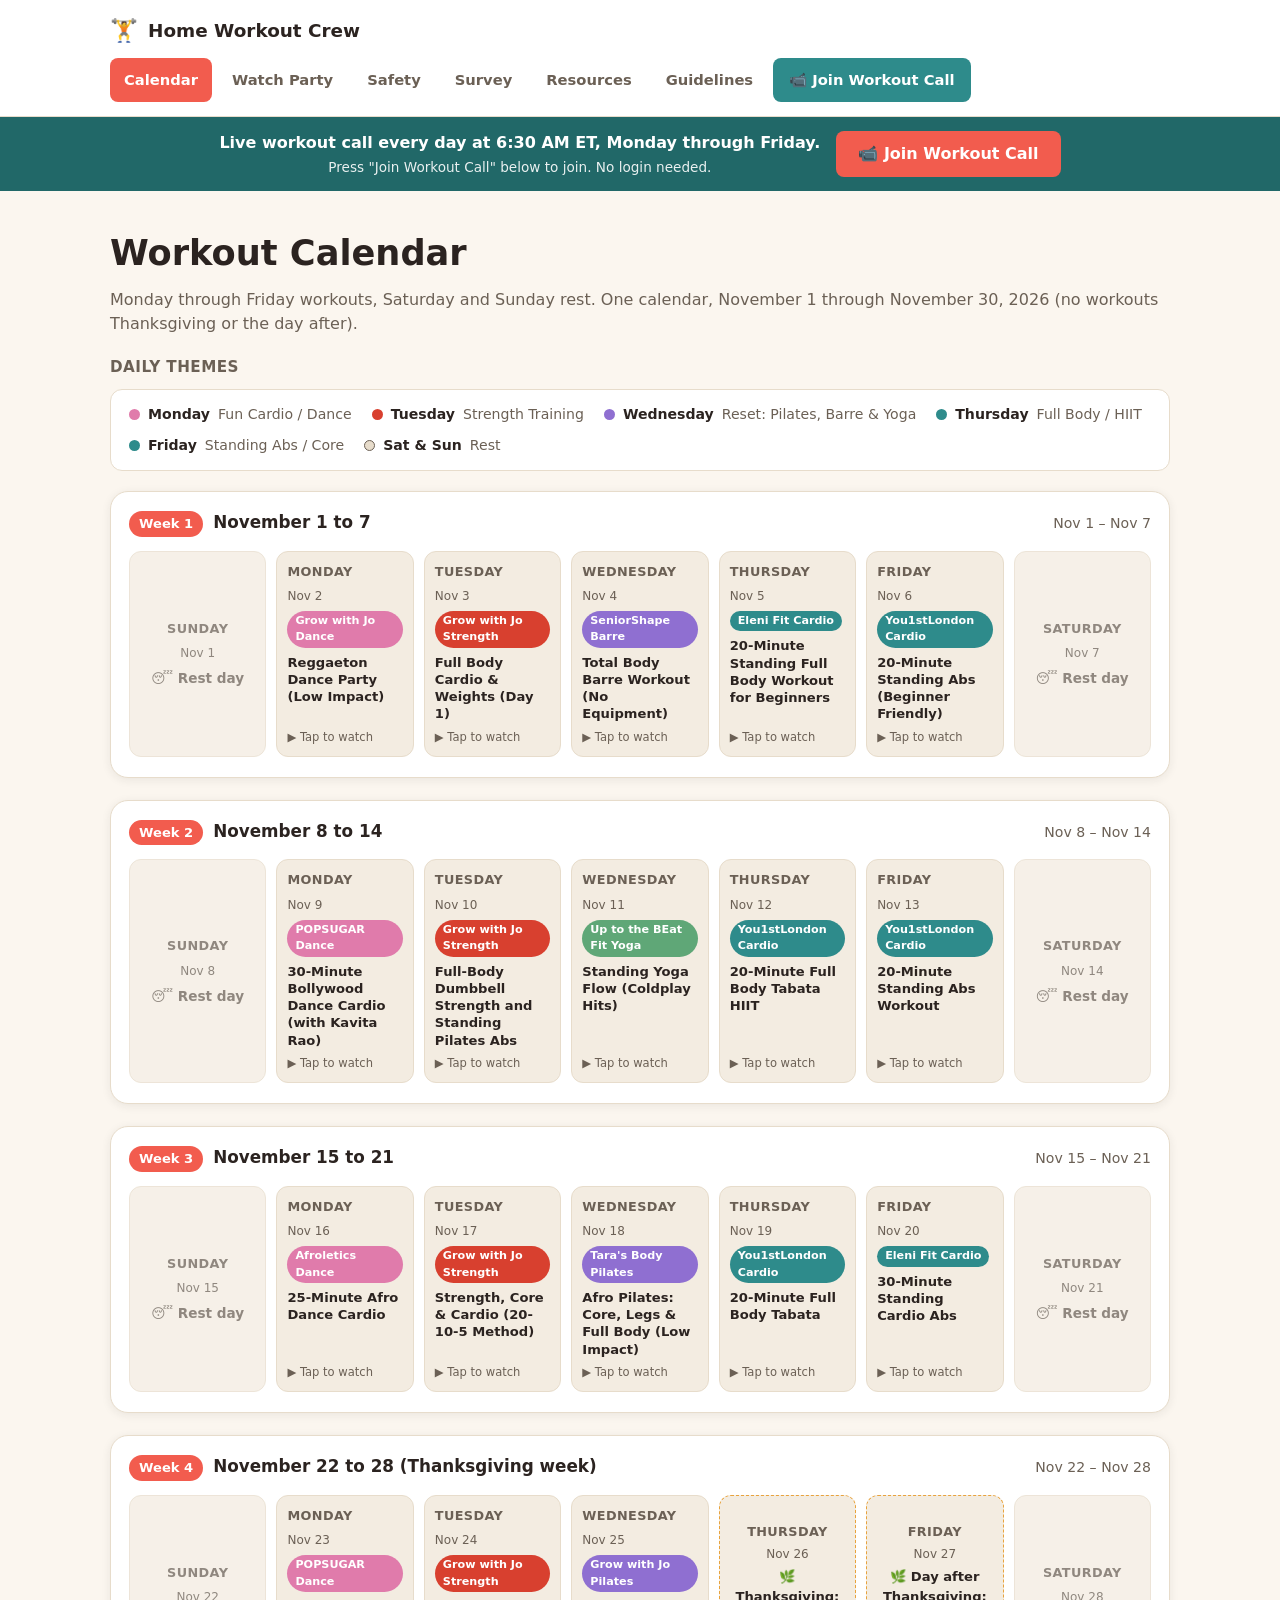
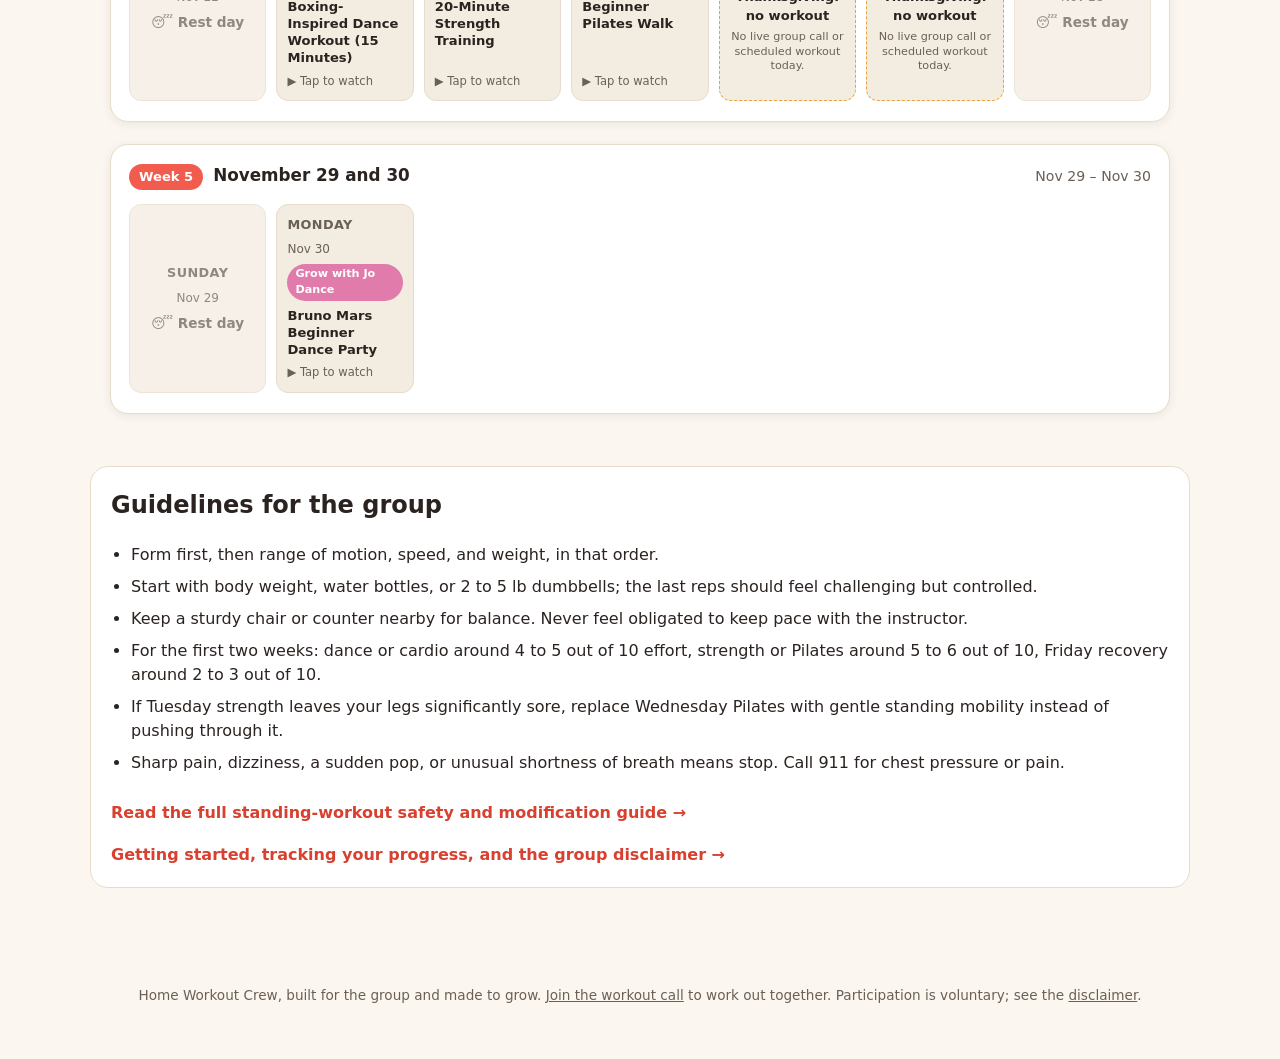
<file: index.html>
<!DOCTYPE html>
<html lang="en">
<head>
<meta charset="UTF-8" />
<meta name="viewport" content="width=device-width, initial-scale=1.0" />
<title>Home Workout Crew: Workout Calendar</title>
<meta name="description" content="Dance, cardio, strength, pilates, and yoga workout calendar for the Home Workout Crew online group." />
<link rel="icon" href="data:image/svg+xml,<svg xmlns=%22http://www.w3.org/2000/svg%22 viewBox=%220 0 100 100%22><text y=%22.9em%22 font-size=%2290%22>🏋️</text></svg>" />
<link rel="stylesheet" href="css/style.css" />
</head>
<body>

<a class="skip-link" href="#main-content">Skip to main content</a>

<header class="site-header">
  <div class="header-inner">
    <a class="brand" href="index.html">
      <span class="brand-emoji" aria-hidden="true">🏋️</span>
      <span class="brand-name">Home Workout Crew</span>
    </a>
    <nav class="main-nav">
      <a href="index.html" class="nav-link is-active">Calendar</a>
      <a href="pages/watch-party.html" class="nav-link">Watch Party</a>
      <a href="pages/safety.html" class="nav-link">Safety</a>
      <a href="pages/survey.html" class="nav-link">Survey</a>
      <a href="pages/resources.html" class="nav-link">Resources</a>
      <a href="pages/guidelines.html" class="nav-link">Guidelines</a>
      <a href="https://meet.google.com/uov-ratx-ayu" class="join-call-btn" target="_blank" rel="noopener">📹 Join Workout Call</a>
    </nav>
  </div>
</header>

<div class="call-banner">
  <div class="call-banner-inner">
    <span class="call-banner-text">
      Live workout call every day at 6:30 AM ET, Monday through Friday.
      <span class="call-banner-sub">Press "Join Workout Call" below to join. No login needed.</span>
    </span>
    <a href="https://meet.google.com/uov-ratx-ayu" class="join-call-btn" target="_blank" rel="noopener">📹 Join Workout Call</a>
  </div>
</div>

<main id="main-content">
  <section class="hero">
    <h1>Workout Calendar</h1>
    <p class="hero-sub">Monday through Friday workouts, Saturday and Sunday rest. One calendar, November 1 through November 30, 2026 (no workouts Thanksgiving or the day after).</p>
  </section>

  <section class="theme-legend" aria-label="Daily workout themes">
    <h2 class="legend-heading">Daily themes</h2>
    <div class="legend-grid">
      <div class="legend-item">
        <span class="legend-dot cat-dance" aria-hidden="true"></span>
        <span class="legend-day">Monday</span>
        <span class="legend-desc">Fun Cardio / Dance</span>
      </div>
      <div class="legend-item">
        <span class="legend-dot cat-strength" aria-hidden="true"></span>
        <span class="legend-day">Tuesday</span>
        <span class="legend-desc">Strength Training</span>
      </div>
      <div class="legend-item">
        <span class="legend-dot cat-pilates" aria-hidden="true"></span>
        <span class="legend-day">Wednesday</span>
        <span class="legend-desc">Reset: Pilates, Barre &amp; Yoga</span>
      </div>
      <div class="legend-item">
        <span class="legend-dot cat-cardio" aria-hidden="true"></span>
        <span class="legend-day">Thursday</span>
        <span class="legend-desc">Full Body / HIIT</span>
      </div>
      <div class="legend-item">
        <span class="legend-dot cat-cardio" aria-hidden="true"></span>
        <span class="legend-day">Friday</span>
        <span class="legend-desc">Standing Abs / Core</span>
      </div>
      <div class="legend-item">
        <span class="legend-dot is-rest-dot" aria-hidden="true"></span>
        <span class="legend-day">Sat &amp; Sun</span>
        <span class="legend-desc">Rest</span>
      </div>
    </div>
  </section>

  <section id="calendar" class="calendar-section" aria-label="Workout calendar">
    <div id="weeks-container" class="weeks-container">
      <!-- Weeks are rendered here by js/calendar.js -->
    </div>
  </section>

  <section id="guidelines" class="guidelines-section" aria-label="Guidelines">
    <h2>Guidelines for the group</h2>
    <ul id="guidelines-list" class="guidelines-list">
      <!-- Rendered by js/calendar.js -->
    </ul>
    <a class="back-link" href="pages/safety.html">Read the full standing-workout safety and modification guide &rarr;</a>
    <a class="back-link" href="pages/guidelines.html">Getting started, tracking your progress, and the group disclaimer &rarr;</a>
  </section>
</main>

<footer class="site-footer">
  <p>Home Workout Crew, built for the group and made to grow. <a href="pages/watch-party.html">Join the workout call</a> to work out together. Participation is voluntary; see the <a href="pages/guidelines.html#disclaimer">disclaimer</a>.</p>
</footer>

<!-- Video / workout detail modal -->
<div id="workout-modal" class="modal-overlay" hidden>
  <div class="modal-box" role="dialog" aria-modal="true" aria-labelledby="modal-title">
    <button id="modal-close" class="modal-close" aria-label="Close">✕</button>
    <p id="modal-meta" class="modal-meta"></p>
    <h3 id="modal-title" class="modal-title"></h3>
    <div id="modal-video-frame" class="video-frame">
      <iframe id="modal-iframe" src="" title="Workout video" frameborder="0"
        allow="accelerometer; autoplay; clipboard-write; encrypted-media; gyroscope; picture-in-picture; web-share"
        allowfullscreen loading="lazy"></iframe>
    </div>
    <div id="modal-embed-fallback" class="embed-fallback" hidden>
      <p>This video's creator doesn't allow it to be played inside other sites. Use the button below to watch it on YouTube instead.</p>
    </div>
    <p id="modal-note" class="modal-note"></p>
    <a id="modal-yt-link" class="yt-link" href="#" target="_blank" rel="noopener">Open on YouTube ↗</a>
  </div>
</div>

<script src="js/data.js"></script>
<script src="js/modal.js"></script>
<script src="js/calendar.js"></script>
</body>
</html>
</file>
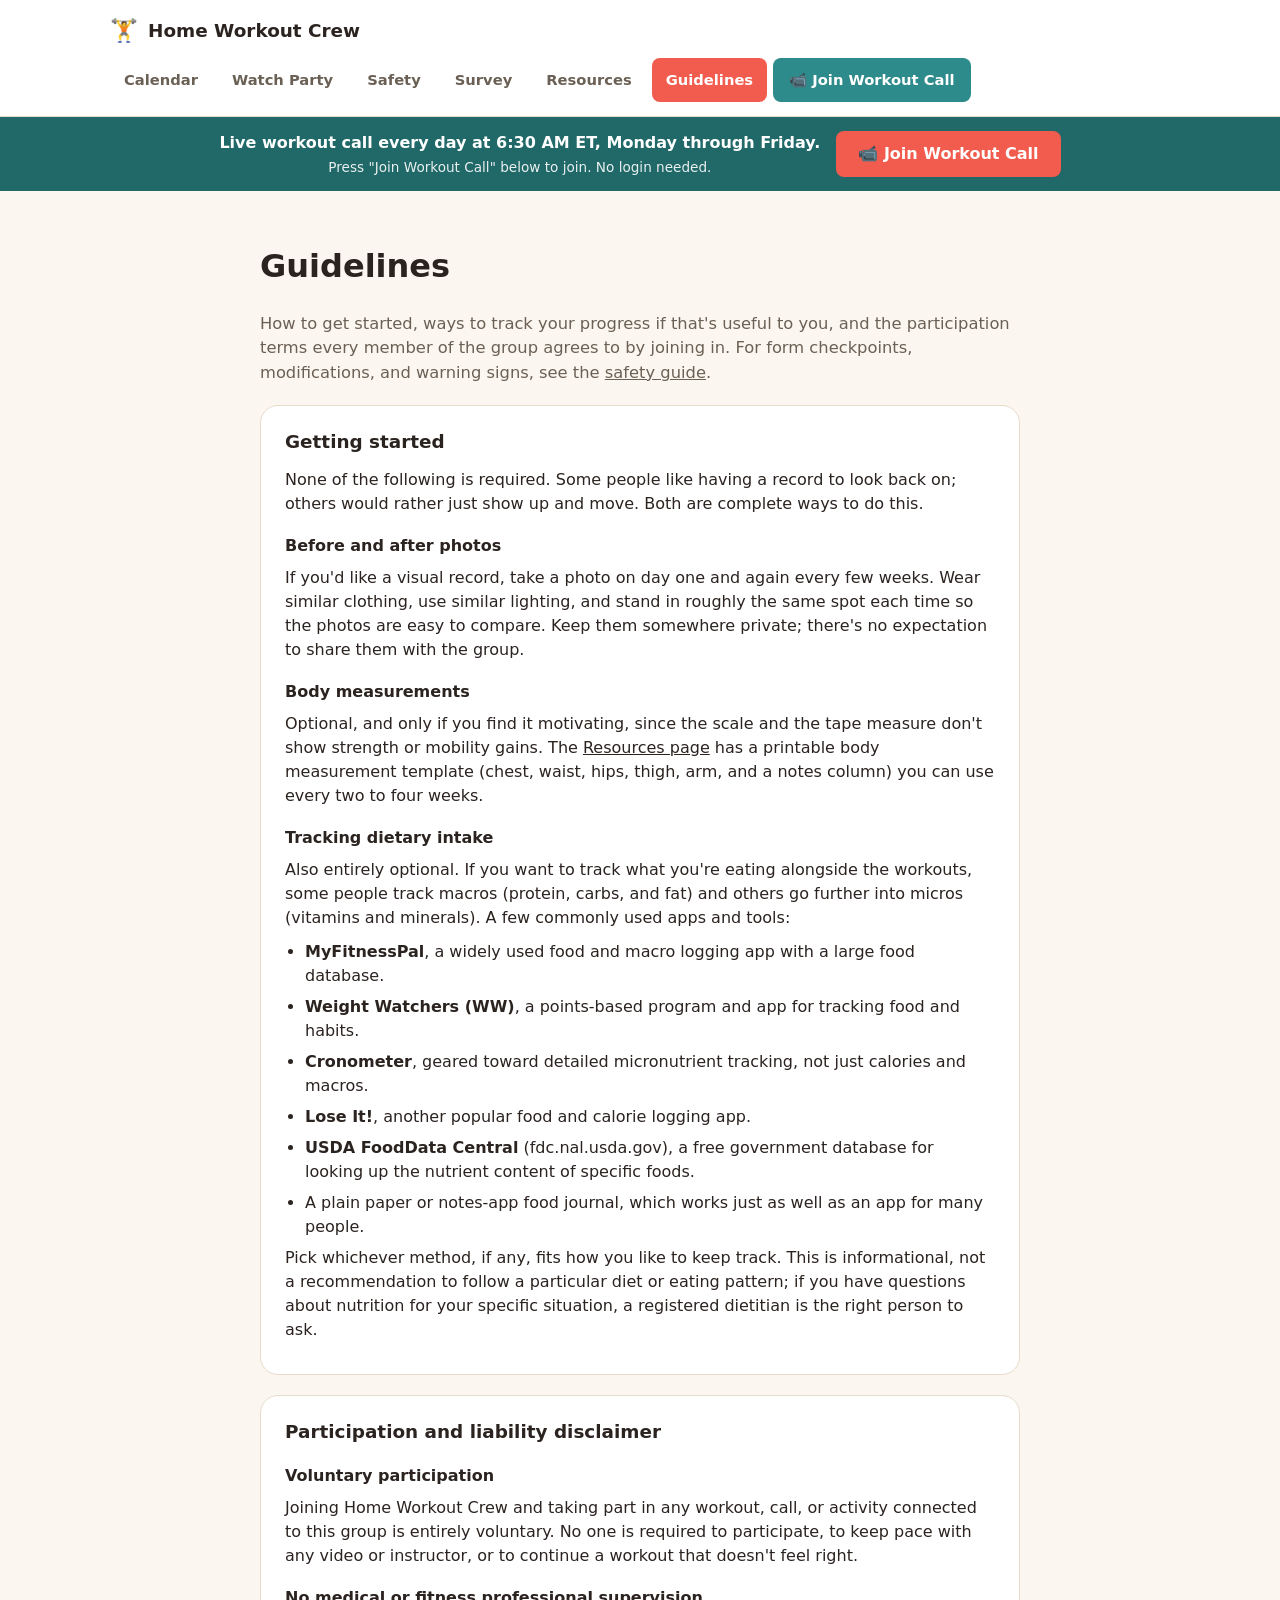
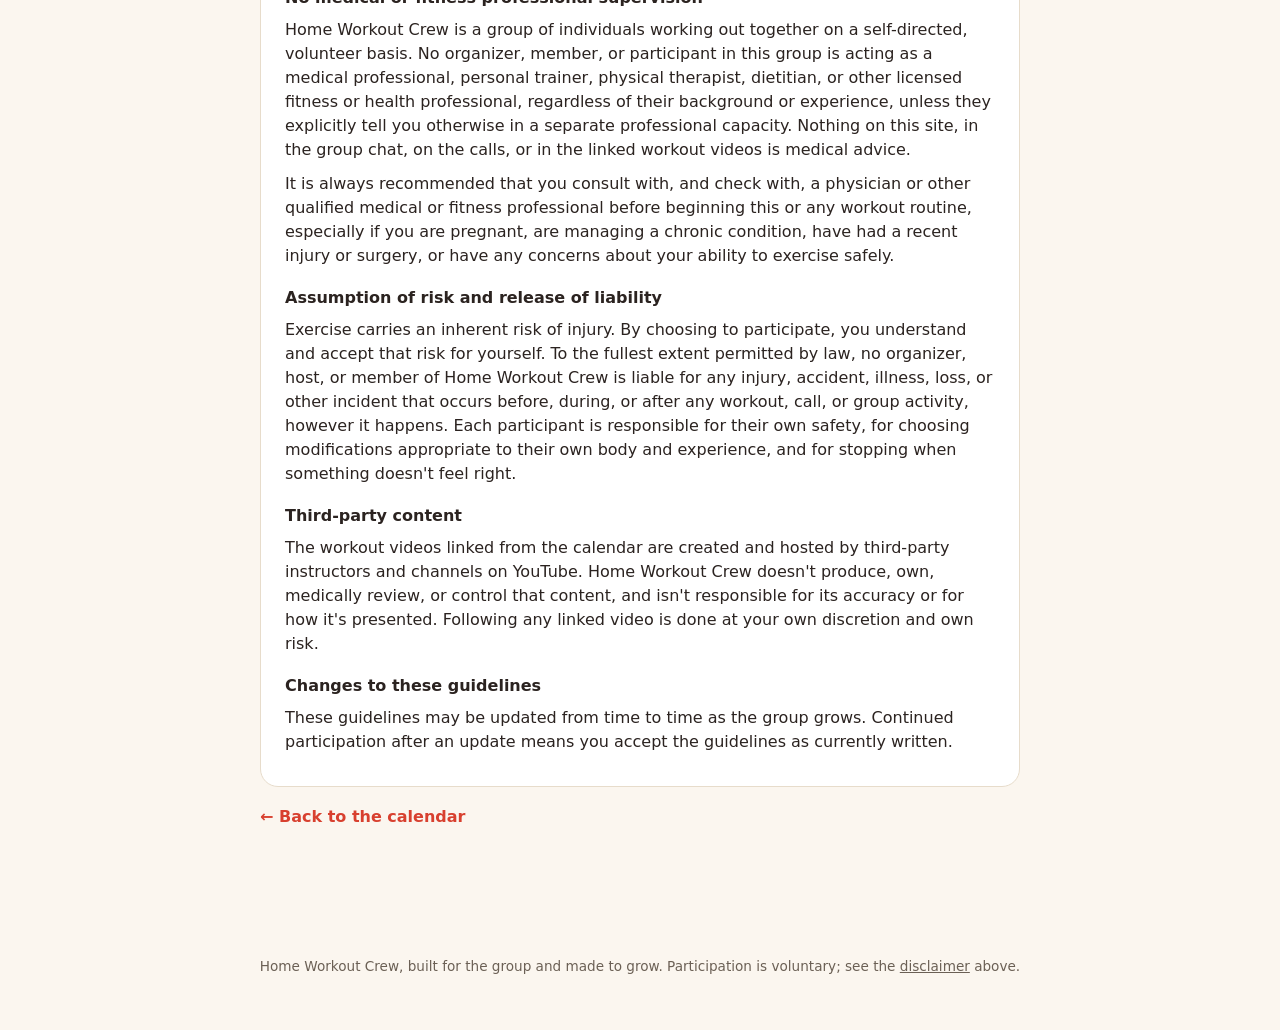
<file: guidelines.html>
<!DOCTYPE html>
<html lang="en">
<head>
<meta charset="UTF-8" />
<meta name="viewport" content="width=device-width, initial-scale=1.0" />
<title>Guidelines | Home Workout Crew</title>
<meta name="description" content="Getting started with before and after photos, body measurements, and dietary tracking, plus the group's participation and liability disclaimer." />
<link rel="icon" href="data:image/svg+xml,<svg xmlns=%22http://www.w3.org/2000/svg%22 viewBox=%220 0 100 100%22><text y=%22.9em%22 font-size=%2290%22>🏋️</text></svg>" />
<link rel="stylesheet" href="../css/style.css" />
</head>
<body>

<a class="skip-link" href="#main-content">Skip to main content</a>

<header class="site-header">
  <div class="header-inner">
    <a class="brand" href="../index.html">
      <span class="brand-emoji" aria-hidden="true">🏋️</span>
      <span class="brand-name">Home Workout Crew</span>
    </a>
    <nav class="main-nav">
      <a href="../index.html" class="nav-link">Calendar</a>
      <a href="watch-party.html" class="nav-link">Watch Party</a>
      <a href="safety.html" class="nav-link">Safety</a>
      <a href="survey.html" class="nav-link">Survey</a>
      <a href="resources.html" class="nav-link">Resources</a>
      <a href="guidelines.html" class="nav-link is-active">Guidelines</a>
      <a href="https://meet.google.com/uov-ratx-ayu" class="join-call-btn" target="_blank" rel="noopener">📹 Join Workout Call</a>
    </nav>
  </div>
</header>

<div class="call-banner">
  <div class="call-banner-inner">
    <span class="call-banner-text">
      Live workout call every day at 6:30 AM ET, Monday through Friday.
      <span class="call-banner-sub">Press "Join Workout Call" below to join. No login needed.</span>
    </span>
    <a href="https://meet.google.com/uov-ratx-ayu" class="join-call-btn" target="_blank" rel="noopener">📹 Join Workout Call</a>
  </div>
</div>

<main id="main-content">
  <div class="content-page">
    <h1>Guidelines</h1>
    <p class="page-intro">
      How to get started, ways to track your progress if that's useful to
      you, and the participation terms every member of the group agrees to
      by joining in. For form checkpoints, modifications, and warning signs,
      see the <a href="safety.html">safety guide</a>.
    </p>

    <section class="content-card">
      <h2>Getting started</h2>
      <p>
        None of the following is required. Some people like having a
        record to look back on; others would rather just show up and move.
        Both are complete ways to do this.
      </p>

      <h3>Before and after photos</h3>
      <p>
        If you'd like a visual record, take a photo on day one and again
        every few weeks. Wear similar clothing, use similar lighting, and
        stand in roughly the same spot each time so the photos are easy to
        compare. Keep them somewhere private; there's no expectation to
        share them with the group.
      </p>

      <h3>Body measurements</h3>
      <p>
        Optional, and only if you find it motivating, since the scale and
        the tape measure don't show strength or mobility gains. The
        <a href="resources.html">Resources page</a> has a printable body
        measurement template (chest, waist, hips, thigh, arm, and a notes
        column) you can use every two to four weeks.
      </p>

      <h3>Tracking dietary intake</h3>
      <p>
        Also entirely optional. If you want to track what you're eating
        alongside the workouts, some people track macros (protein, carbs,
        and fat) and others go further into micros (vitamins and minerals).
        A few commonly used apps and tools:
      </p>
      <ul>
        <li><strong>MyFitnessPal</strong>, a widely used food and macro logging app with a large food database.</li>
        <li><strong>Weight Watchers (WW)</strong>, a points-based program and app for tracking food and habits.</li>
        <li><strong>Cronometer</strong>, geared toward detailed micronutrient tracking, not just calories and macros.</li>
        <li><strong>Lose It!</strong>, another popular food and calorie logging app.</li>
        <li><strong>USDA FoodData Central</strong> (fdc.nal.usda.gov), a free government database for looking up the nutrient content of specific foods.</li>
        <li>A plain paper or notes-app food journal, which works just as well as an app for many people.</li>
      </ul>
      <p>
        Pick whichever method, if any, fits how you like to keep track.
        This is informational, not a recommendation to follow a particular
        diet or eating pattern; if you have questions about nutrition for
        your specific situation, a registered dietitian is the right person
        to ask.
      </p>
    </section>

    <section class="content-card" id="disclaimer">
      <h2>Participation and liability disclaimer</h2>

      <h3>Voluntary participation</h3>
      <p>
        Joining Home Workout Crew and taking part in any workout, call, or
        activity connected to this group is entirely voluntary. No one is
        required to participate, to keep pace with any video or instructor,
        or to continue a workout that doesn't feel right.
      </p>

      <h3>No medical or fitness professional supervision</h3>
      <p>
        Home Workout Crew is a group of individuals working out together on
        a self-directed, volunteer basis. No organizer, member, or
        participant in this group is acting as a medical professional,
        personal trainer, physical therapist, dietitian, or other licensed
        fitness or health professional, regardless of their background or
        experience, unless they explicitly tell you otherwise in a separate
        professional capacity. Nothing on this site, in the group chat, on
        the calls, or in the linked workout videos is medical advice.
      </p>
      <p>
        It is always recommended that you consult with, and check with, a
        physician or other qualified medical or fitness professional before
        beginning this or any workout routine, especially if you are
        pregnant, are managing a chronic condition, have had a recent
        injury or surgery, or have any concerns about your ability to
        exercise safely.
      </p>

      <h3>Assumption of risk and release of liability</h3>
      <p>
        Exercise carries an inherent risk of injury. By choosing to
        participate, you understand and accept that risk for yourself. To
        the fullest extent permitted by law, no organizer, host, or member
        of Home Workout Crew is liable for any injury, accident, illness,
        loss, or other incident that occurs before, during, or after any
        workout, call, or group activity, however it happens. Each
        participant is responsible for their own safety, for choosing
        modifications appropriate to their own body and experience, and for
        stopping when something doesn't feel right.
      </p>

      <h3>Third-party content</h3>
      <p>
        The workout videos linked from the calendar are created and hosted
        by third-party instructors and channels on YouTube. Home Workout
        Crew doesn't produce, own, medically review, or control that
        content, and isn't responsible for its accuracy or for how it's
        presented. Following any linked video is done at your own
        discretion and own risk.
      </p>

      <h3>Changes to these guidelines</h3>
      <p>
        These guidelines may be updated from time to time as the group
        grows. Continued participation after an update means you accept
        the guidelines as currently written.
      </p>
    </section>

    <a class="back-link" href="../index.html">&larr; Back to the calendar</a>
  </div>
</main>

<footer class="site-footer">
  <p>Home Workout Crew, built for the group and made to grow. Participation is voluntary; see the <a href="guidelines.html#disclaimer">disclaimer</a> above.</p>
</footer>

</body>
</html>
</file>
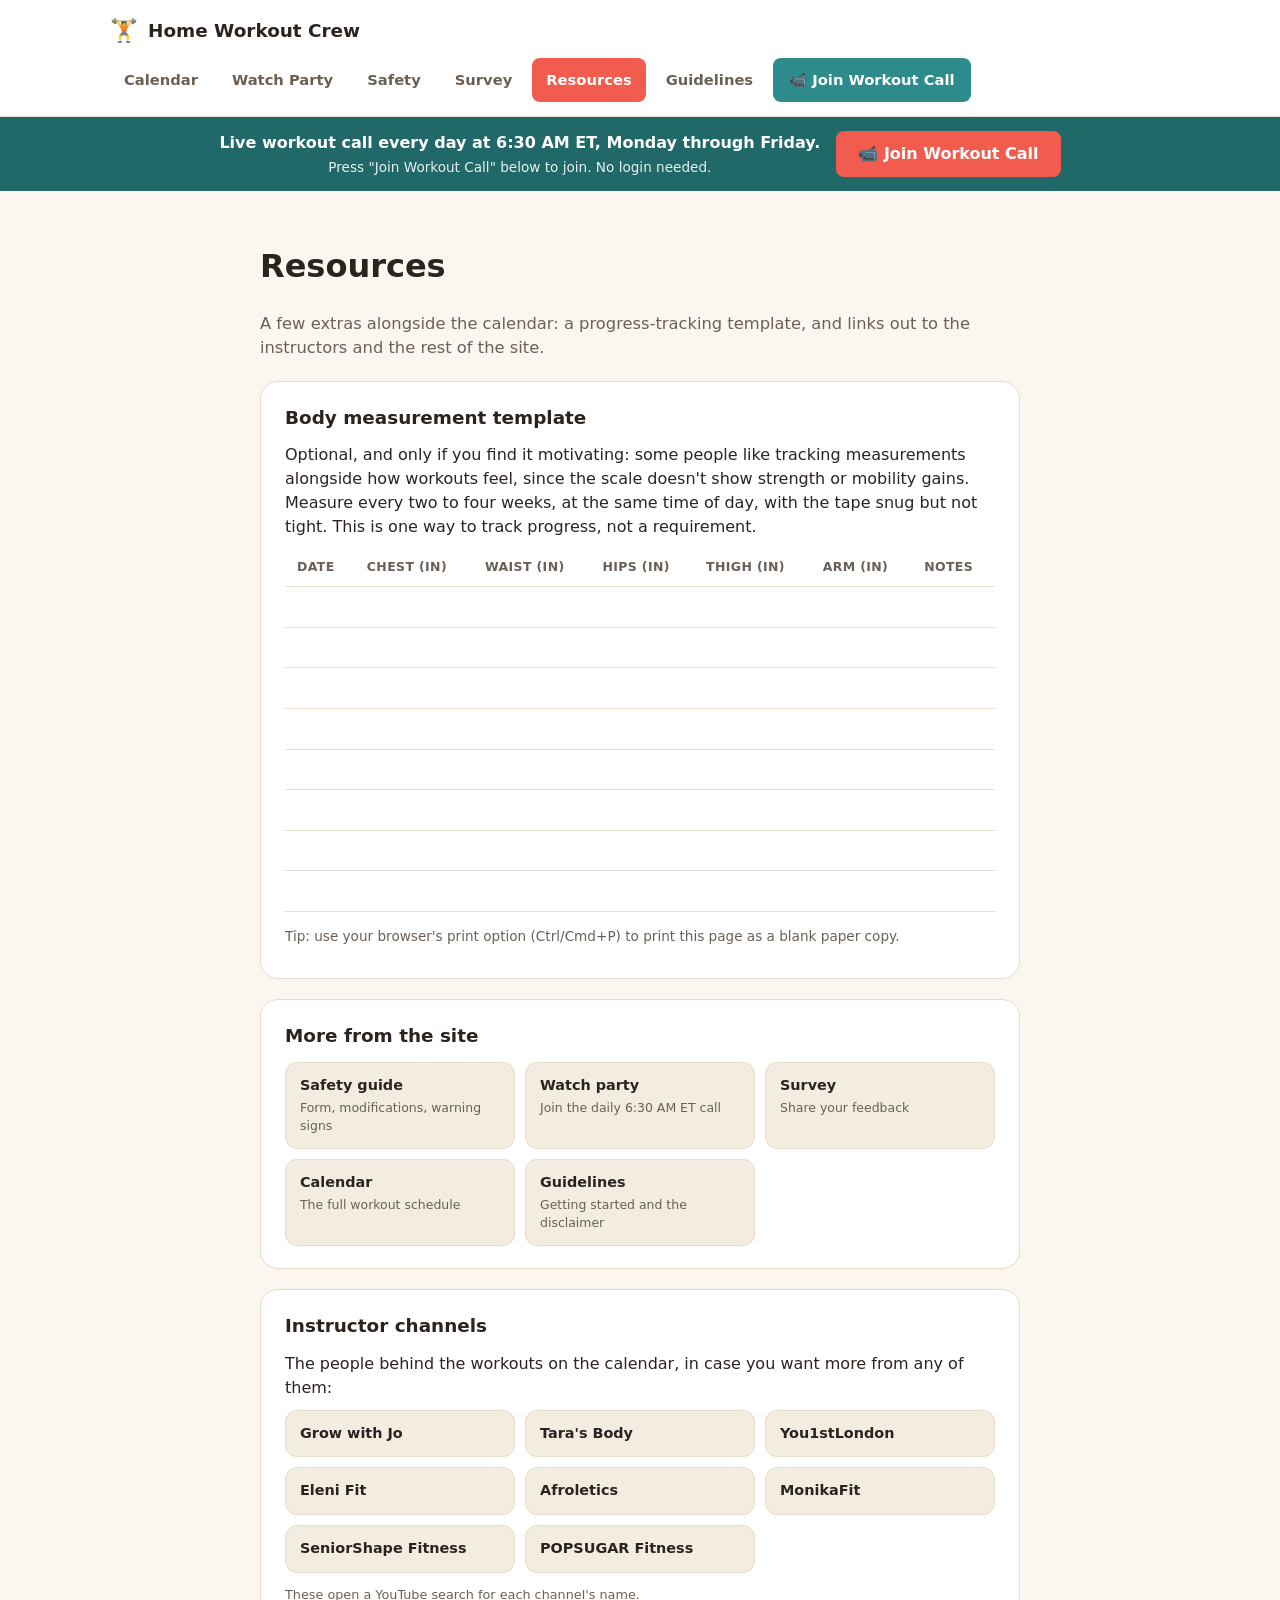
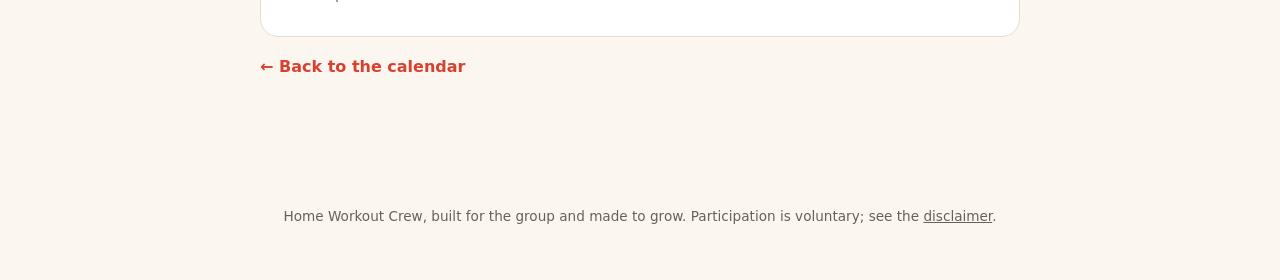
<file: resources.html>
<!DOCTYPE html>
<html lang="en">
<head>
<meta charset="UTF-8" />
<meta name="viewport" content="width=device-width, initial-scale=1.0" />
<title>Resources | Home Workout Crew</title>
<meta name="description" content="A progress-tracking template and other helpful links for the Home Workout Crew." />
<link rel="icon" href="data:image/svg+xml,<svg xmlns=%22http://www.w3.org/2000/svg%22 viewBox=%220 0 100 100%22><text y=%22.9em%22 font-size=%2290%22>🏋️</text></svg>" />
<link rel="stylesheet" href="../css/style.css" />
</head>
<body>

<a class="skip-link" href="#main-content">Skip to main content</a>

<header class="site-header">
  <div class="header-inner">
    <a class="brand" href="../index.html">
      <span class="brand-emoji" aria-hidden="true">🏋️</span>
      <span class="brand-name">Home Workout Crew</span>
    </a>
    <nav class="main-nav">
      <a href="../index.html" class="nav-link">Calendar</a>
      <a href="watch-party.html" class="nav-link">Watch Party</a>
      <a href="safety.html" class="nav-link">Safety</a>
      <a href="survey.html" class="nav-link">Survey</a>
      <a href="resources.html" class="nav-link is-active">Resources</a>
      <a href="guidelines.html" class="nav-link">Guidelines</a>
      <a href="https://meet.google.com/uov-ratx-ayu" class="join-call-btn" target="_blank" rel="noopener">📹 Join Workout Call</a>
    </nav>
  </div>
</header>

<div class="call-banner">
  <div class="call-banner-inner">
    <span class="call-banner-text">
      Live workout call every day at 6:30 AM ET, Monday through Friday.
      <span class="call-banner-sub">Press "Join Workout Call" below to join. No login needed.</span>
    </span>
    <a href="https://meet.google.com/uov-ratx-ayu" class="join-call-btn" target="_blank" rel="noopener">📹 Join Workout Call</a>
  </div>
</div>

<main id="main-content">
  <div class="content-page">
    <h1>Resources</h1>
    <p class="page-intro">A few extras alongside the calendar: a progress-tracking template, and links out to the instructors and the rest of the site.</p>

    <section class="content-card">
      <h2>Body measurement template</h2>
      <p>
        Optional, and only if you find it motivating: some people like
        tracking measurements alongside how workouts feel, since the scale
        doesn't show strength or mobility gains. Measure every two to four
        weeks, at the same time of day, with the tape snug but not tight.
        This is one way to track progress, not a requirement.
      </p>
      <div class="table-scroll">
        <table class="data-table">
          <thead>
            <tr>
              <th>Date</th>
              <th>Chest (in)</th>
              <th>Waist (in)</th>
              <th>Hips (in)</th>
              <th>Thigh (in)</th>
              <th>Arm (in)</th>
              <th>Notes</th>
            </tr>
          </thead>
          <tbody id="measurement-tbody"></tbody>
        </table>
      </div>
      <p style="margin-top:14px; font-size:0.85rem; color:var(--text-muted);">
        Tip: use your browser's print option (Ctrl/Cmd+P) to print this page as a blank paper copy.
      </p>
    </section>

    <section class="content-card">
      <h2>More from the site</h2>
      <div class="resource-links">
        <a class="resource-link" href="safety.html">Safety guide<span class="resource-sub">Form, modifications, warning signs</span></a>
        <a class="resource-link" href="watch-party.html">Watch party<span class="resource-sub">Join the daily 6:30 AM ET call</span></a>
        <a class="resource-link" href="survey.html">Survey<span class="resource-sub">Share your feedback</span></a>
        <a class="resource-link" href="../index.html">Calendar<span class="resource-sub">The full workout schedule</span></a>
        <a class="resource-link" href="guidelines.html">Guidelines<span class="resource-sub">Getting started and the disclaimer</span></a>
      </div>
    </section>

    <section class="content-card">
      <h2>Instructor channels</h2>
      <p>The people behind the workouts on the calendar, in case you want more from any of them:</p>
      <div class="resource-links">
        <a class="resource-link" href="https://www.youtube.com/results?search_query=Grow+with+Jo" target="_blank" rel="noopener">Grow with Jo</a>
        <a class="resource-link" href="https://www.youtube.com/results?search_query=Tara%27s+body" target="_blank" rel="noopener">Tara's Body</a>
        <a class="resource-link" href="https://www.youtube.com/results?search_query=You1stLondon" target="_blank" rel="noopener">You1stLondon</a>
        <a class="resource-link" href="https://www.youtube.com/results?search_query=Eleni+Fit" target="_blank" rel="noopener">Eleni Fit</a>
        <a class="resource-link" href="https://www.youtube.com/results?search_query=Afroletics" target="_blank" rel="noopener">Afroletics</a>
        <a class="resource-link" href="https://www.youtube.com/results?search_query=MonikaFit" target="_blank" rel="noopener">MonikaFit</a>
        <a class="resource-link" href="https://www.youtube.com/results?search_query=SeniorShape+Fitness" target="_blank" rel="noopener">SeniorShape Fitness</a>
        <a class="resource-link" href="https://www.youtube.com/results?search_query=POPSUGAR+Fitness" target="_blank" rel="noopener">POPSUGAR Fitness</a>
      </div>
      <p style="margin-top:12px; font-size:0.8rem; color:var(--text-muted);">These open a YouTube search for each channel's name.</p>
    </section>

    <a class="back-link" href="../index.html">&larr; Back to the calendar</a>
  </div>
</main>

<footer class="site-footer">
  <p>Home Workout Crew, built for the group and made to grow. Participation is voluntary; see the <a href="guidelines.html#disclaimer">disclaimer</a>.</p>
</footer>

<script>
  const tbody = document.getElementById("measurement-tbody");
  for (let i = 0; i < 8; i++) {
    const tr = document.createElement("tr");
    tr.innerHTML = "<td>&nbsp;</td>".repeat(7);
    tbody.appendChild(tr);
  }
</script>

</body>
</html>
</file>
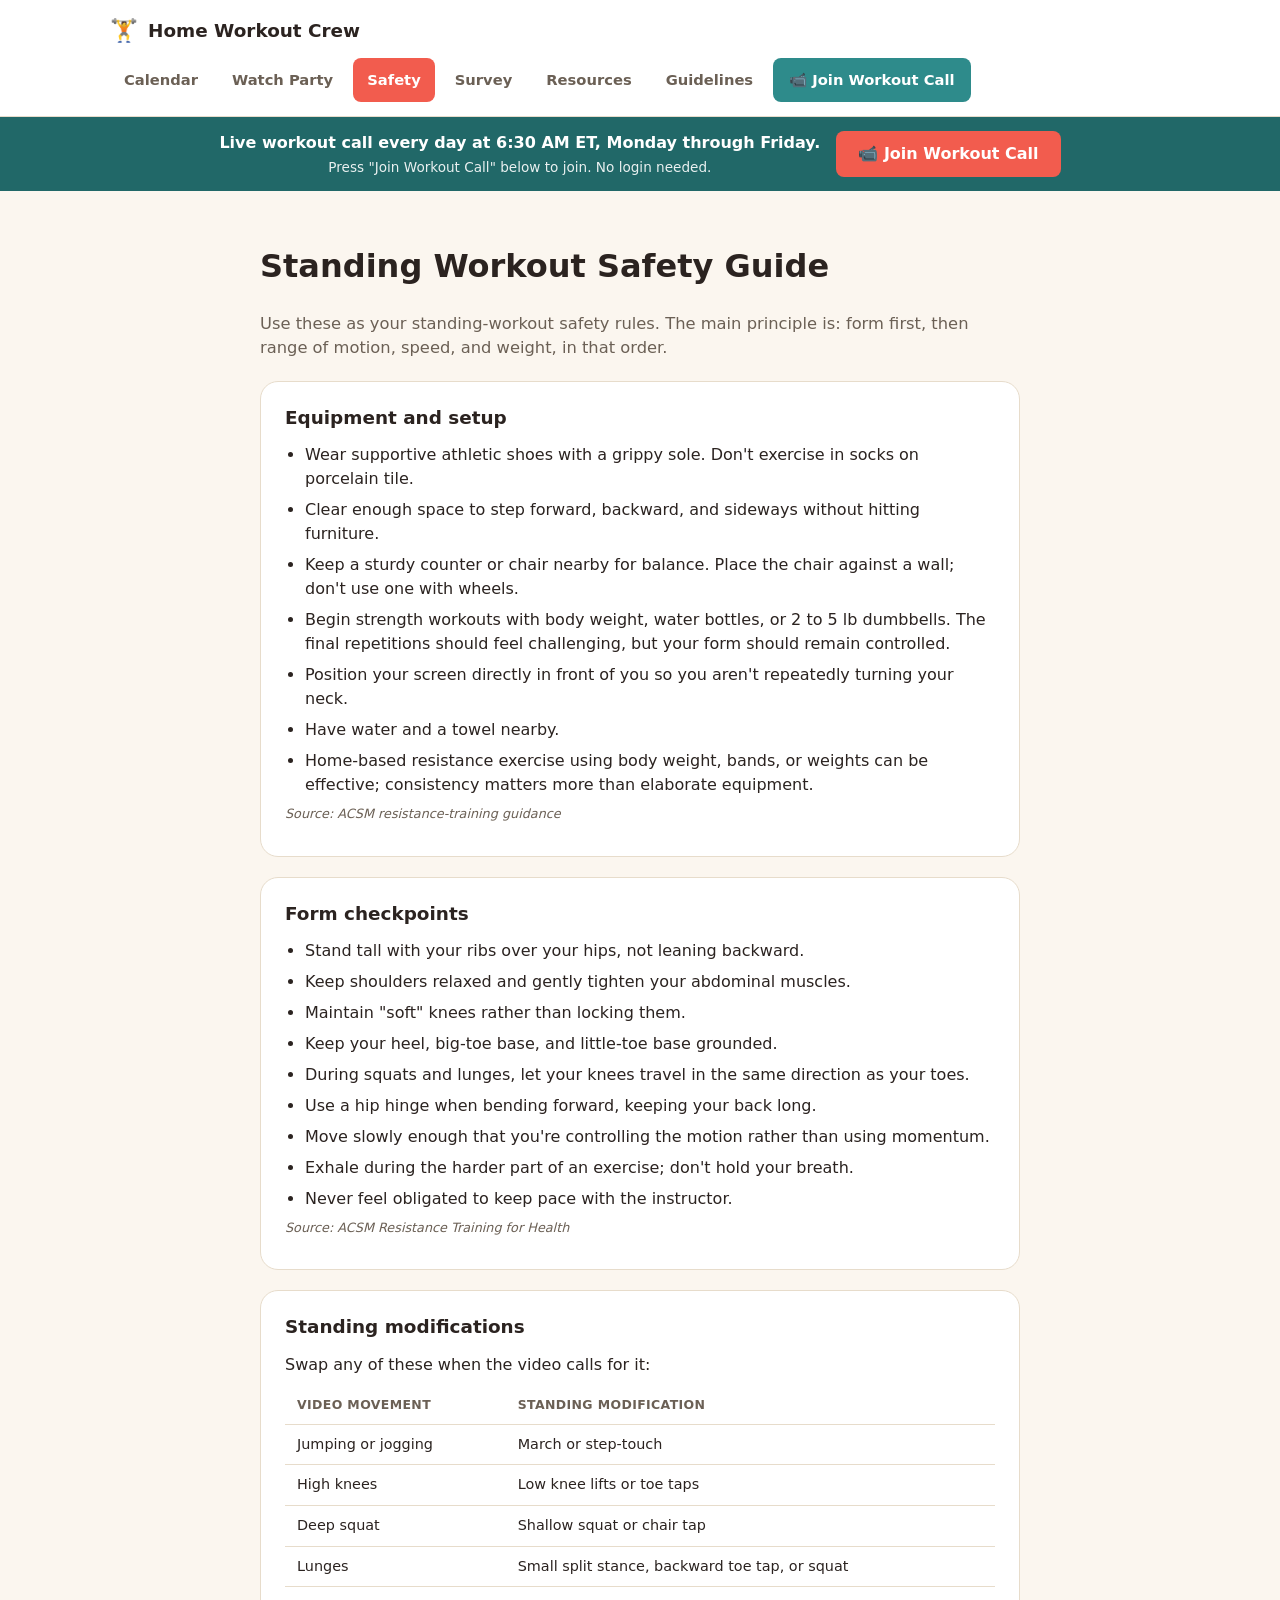
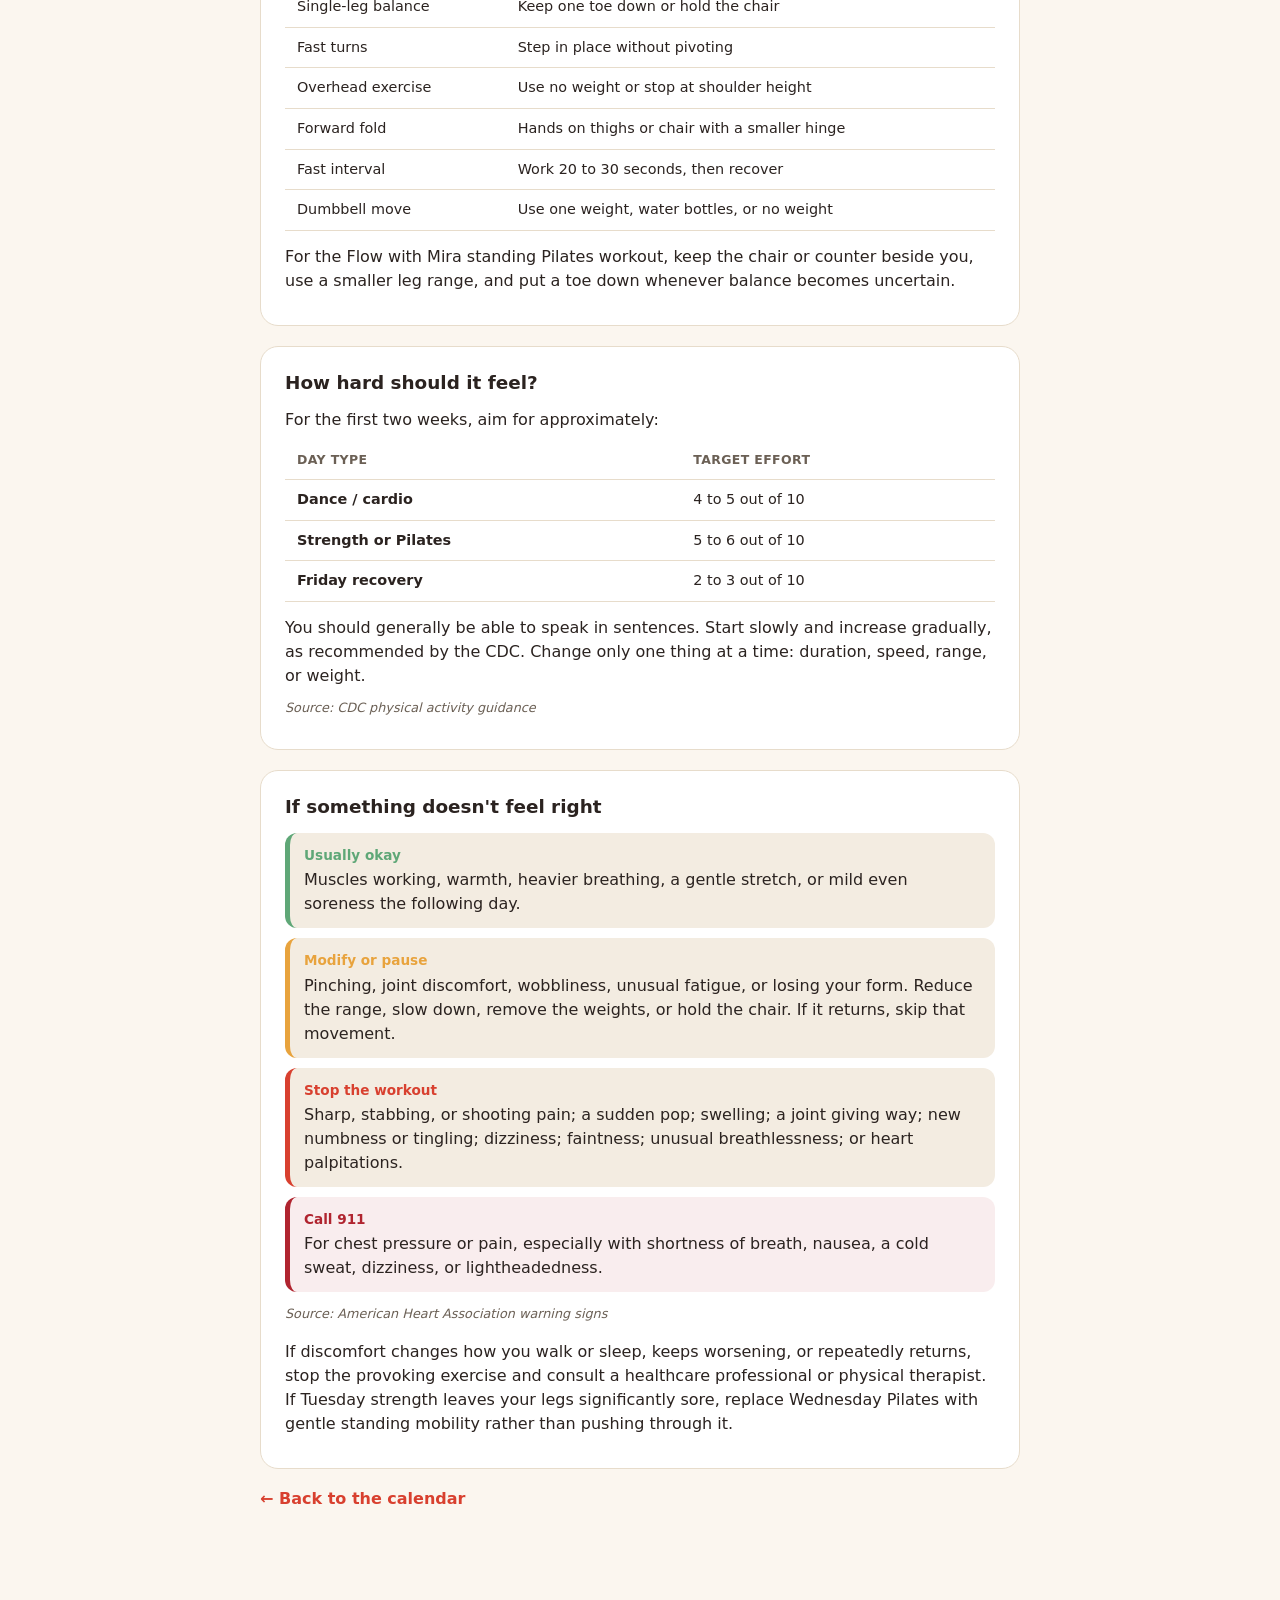
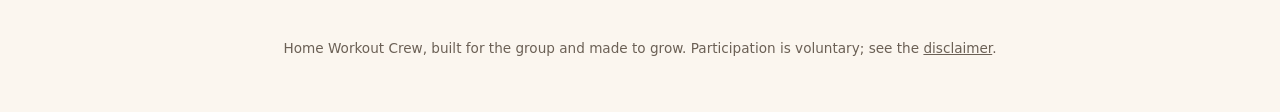
<file: safety.html>
<!DOCTYPE html>
<html lang="en">
<head>
<meta charset="UTF-8" />
<meta name="viewport" content="width=device-width, initial-scale=1.0" />
<title>Safety Guide | Home Workout Crew</title>
<meta name="description" content="Standing-workout safety rules, form checkpoints, modifications, and warning signs for the Home Workout Crew." />
<link rel="icon" href="data:image/svg+xml,<svg xmlns=%22http://www.w3.org/2000/svg%22 viewBox=%220 0 100 100%22><text y=%22.9em%22 font-size=%2290%22>🏋️</text></svg>" />
<link rel="stylesheet" href="../css/style.css" />
</head>
<body>

<a class="skip-link" href="#main-content">Skip to main content</a>

<header class="site-header">
  <div class="header-inner">
    <a class="brand" href="../index.html">
      <span class="brand-emoji" aria-hidden="true">🏋️</span>
      <span class="brand-name">Home Workout Crew</span>
    </a>
    <nav class="main-nav">
      <a href="../index.html" class="nav-link">Calendar</a>
      <a href="watch-party.html" class="nav-link">Watch Party</a>
      <a href="safety.html" class="nav-link is-active">Safety</a>
      <a href="survey.html" class="nav-link">Survey</a>
      <a href="resources.html" class="nav-link">Resources</a>
      <a href="guidelines.html" class="nav-link">Guidelines</a>
      <a href="https://meet.google.com/uov-ratx-ayu" class="join-call-btn" target="_blank" rel="noopener">📹 Join Workout Call</a>
    </nav>
  </div>
</header>

<div class="call-banner">
  <div class="call-banner-inner">
    <span class="call-banner-text">
      Live workout call every day at 6:30 AM ET, Monday through Friday.
      <span class="call-banner-sub">Press "Join Workout Call" below to join. No login needed.</span>
    </span>
    <a href="https://meet.google.com/uov-ratx-ayu" class="join-call-btn" target="_blank" rel="noopener">📹 Join Workout Call</a>
  </div>
</div>

<main id="main-content">
  <div class="content-page">
    <h1>Standing Workout Safety Guide</h1>
    <p class="page-intro">
      Use these as your standing-workout safety rules. The main principle is:
      form first, then range of motion, speed, and weight, in that order.
    </p>

    <section class="content-card">
      <h2>Equipment and setup</h2>
      <ul>
        <li>Wear supportive athletic shoes with a grippy sole. Don't exercise in socks on porcelain tile.</li>
        <li>Clear enough space to step forward, backward, and sideways without hitting furniture.</li>
        <li>Keep a sturdy counter or chair nearby for balance. Place the chair against a wall; don't use one with wheels.</li>
        <li>Begin strength workouts with body weight, water bottles, or 2 to 5 lb dumbbells. The final repetitions should feel challenging, but your form should remain controlled.</li>
        <li>Position your screen directly in front of you so you aren't repeatedly turning your neck.</li>
        <li>Have water and a towel nearby.</li>
        <li>Home-based resistance exercise using body weight, bands, or weights can be effective; consistency matters more than elaborate equipment.</li>
      </ul>
      <p class="citation">Source: ACSM resistance-training guidance</p>
    </section>

    <section class="content-card">
      <h2>Form checkpoints</h2>
      <ul>
        <li>Stand tall with your ribs over your hips, not leaning backward.</li>
        <li>Keep shoulders relaxed and gently tighten your abdominal muscles.</li>
        <li>Maintain "soft" knees rather than locking them.</li>
        <li>Keep your heel, big-toe base, and little-toe base grounded.</li>
        <li>During squats and lunges, let your knees travel in the same direction as your toes.</li>
        <li>Use a hip hinge when bending forward, keeping your back long.</li>
        <li>Move slowly enough that you're controlling the motion rather than using momentum.</li>
        <li>Exhale during the harder part of an exercise; don't hold your breath.</li>
        <li>Never feel obligated to keep pace with the instructor.</li>
      </ul>
      <p class="citation">Source: ACSM Resistance Training for Health</p>
    </section>

    <section class="content-card">
      <h2>Standing modifications</h2>
      <p>Swap any of these when the video calls for it:</p>
      <div class="table-scroll">
        <table class="data-table">
          <thead>
            <tr><th>Video movement</th><th>Standing modification</th></tr>
          </thead>
          <tbody id="modifications-tbody"></tbody>
        </table>
      </div>
      <p style="margin-top:14px;">
        For the Flow with Mira standing Pilates workout, keep the chair or
        counter beside you, use a smaller leg range, and put a toe down
        whenever balance becomes uncertain.
      </p>
    </section>

    <section class="content-card">
      <h2>How hard should it feel?</h2>
      <p>For the first two weeks, aim for approximately:</p>
      <div class="table-scroll">
        <table class="data-table effort-table">
          <thead><tr><th>Day type</th><th>Target effort</th></tr></thead>
          <tbody>
            <tr><td>Dance / cardio</td><td>4 to 5 out of 10</td></tr>
            <tr><td>Strength or Pilates</td><td>5 to 6 out of 10</td></tr>
            <tr><td>Friday recovery</td><td>2 to 3 out of 10</td></tr>
          </tbody>
        </table>
      </div>
      <p style="margin-top:14px;">
        You should generally be able to speak in sentences. Start slowly and
        increase gradually, as recommended by the CDC. Change only one thing
        at a time: duration, speed, range, or weight.
      </p>
      <p class="citation">Source: CDC physical activity guidance</p>
    </section>

    <section class="content-card">
      <h2>If something doesn't feel right</h2>
      <div class="severity-list">
        <div class="severity-item is-ok">
          <span class="severity-label">Usually okay</span>
          Muscles working, warmth, heavier breathing, a gentle stretch, or mild even soreness the following day.
        </div>
        <div class="severity-item is-modify">
          <span class="severity-label">Modify or pause</span>
          Pinching, joint discomfort, wobbliness, unusual fatigue, or losing your form. Reduce the range, slow down, remove the weights, or hold the chair. If it returns, skip that movement.
        </div>
        <div class="severity-item is-stop">
          <span class="severity-label">Stop the workout</span>
          Sharp, stabbing, or shooting pain; a sudden pop; swelling; a joint giving way; new numbness or tingling; dizziness; faintness; unusual breathlessness; or heart palpitations.
        </div>
        <div class="severity-item is-emergency">
          <span class="severity-label">Call 911</span>
          For chest pressure or pain, especially with shortness of breath, nausea, a cold sweat, dizziness, or lightheadedness.
        </div>
      </div>
      <p class="citation" style="margin-top:12px;">Source: American Heart Association warning signs</p>
      <p style="margin-top:16px;">
        If discomfort changes how you walk or sleep, keeps worsening, or
        repeatedly returns, stop the provoking exercise and consult a
        healthcare professional or physical therapist. If Tuesday strength
        leaves your legs significantly sore, replace Wednesday Pilates with
        gentle standing mobility rather than pushing through it.
      </p>
    </section>

    <a class="back-link" href="../index.html">&larr; Back to the calendar</a>
  </div>
</main>

<footer class="site-footer">
  <p>Home Workout Crew, built for the group and made to grow. Participation is voluntary; see the <a href="guidelines.html#disclaimer">disclaimer</a>.</p>
</footer>

<script>
  const MODIFICATIONS = [
    ["Jumping or jogging", "March or step-touch"],
    ["High knees", "Low knee lifts or toe taps"],
    ["Deep squat", "Shallow squat or chair tap"],
    ["Lunges", "Small split stance, backward toe tap, or squat"],
    ["Single-leg balance", "Keep one toe down or hold the chair"],
    ["Fast turns", "Step in place without pivoting"],
    ["Overhead exercise", "Use no weight or stop at shoulder height"],
    ["Forward fold", "Hands on thighs or chair with a smaller hinge"],
    ["Fast interval", "Work 20 to 30 seconds, then recover"],
    ["Dumbbell move", "Use one weight, water bottles, or no weight"]
  ];
  const tbody = document.getElementById("modifications-tbody");
  MODIFICATIONS.forEach(([movement, mod]) => {
    const tr = document.createElement("tr");
    tr.innerHTML = `<td>${movement}</td><td>${mod}</td>`;
    tbody.appendChild(tr);
  });
</script>

</body>
</html>
</file>
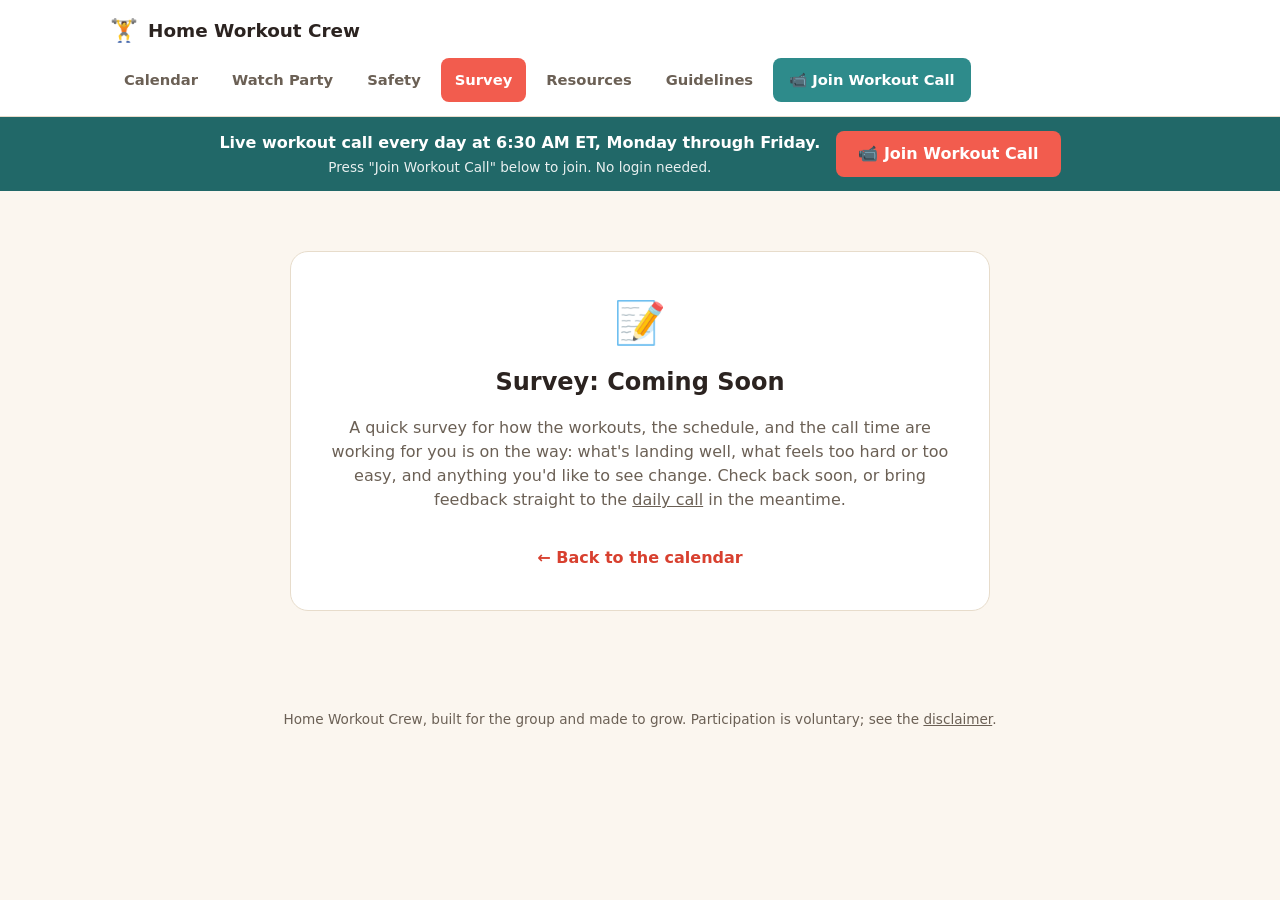
<file: survey.html>
<!DOCTYPE html>
<html lang="en">
<head>
<meta charset="UTF-8" />
<meta name="viewport" content="width=device-width, initial-scale=1.0" />
<title>Survey | Home Workout Crew</title>
<meta name="description" content="Tell the group how the workouts are going." />
<link rel="icon" href="data:image/svg+xml,<svg xmlns=%22http://www.w3.org/2000/svg%22 viewBox=%220 0 100 100%22><text y=%22.9em%22 font-size=%2290%22>🏋️</text></svg>" />
<link rel="stylesheet" href="../css/style.css" />
</head>
<body>

<a class="skip-link" href="#main-content">Skip to main content</a>

<header class="site-header">
  <div class="header-inner">
    <a class="brand" href="../index.html">
      <span class="brand-emoji" aria-hidden="true">🏋️</span>
      <span class="brand-name">Home Workout Crew</span>
    </a>
    <nav class="main-nav">
      <a href="../index.html" class="nav-link">Calendar</a>
      <a href="watch-party.html" class="nav-link">Watch Party</a>
      <a href="safety.html" class="nav-link">Safety</a>
      <a href="survey.html" class="nav-link is-active">Survey</a>
      <a href="resources.html" class="nav-link">Resources</a>
      <a href="guidelines.html" class="nav-link">Guidelines</a>
      <a href="https://meet.google.com/uov-ratx-ayu" class="join-call-btn" target="_blank" rel="noopener">📹 Join Workout Call</a>
    </nav>
  </div>
</header>

<div class="call-banner">
  <div class="call-banner-inner">
    <span class="call-banner-text">
      Live workout call every day at 6:30 AM ET, Monday through Friday.
      <span class="call-banner-sub">Press "Join Workout Call" below to join. No login needed.</span>
    </span>
    <a href="https://meet.google.com/uov-ratx-ayu" class="join-call-btn" target="_blank" rel="noopener">📹 Join Workout Call</a>
  </div>
</div>

<main id="main-content">
  <!-- Survey form, when it's back live: https://forms.gle/G5KnAuQLXaFuHVMEA -->
  <section class="placeholder-section">
    <div class="big-emoji" aria-hidden="true">📝</div>
    <h1>Survey: Coming Soon</h1>
    <p>
      A quick survey for how the workouts, the schedule, and the call time
      are working for you is on the way: what's landing well, what feels too
      hard or too easy, and anything you'd like to see change. Check back
      soon, or bring feedback straight to the
      <a href="watch-party.html">daily call</a> in the meantime.
    </p>
    <a class="back-link" href="../index.html">&larr; Back to the calendar</a>
  </section>
</main>

<footer class="site-footer">
  <p>Home Workout Crew, built for the group and made to grow. Participation is voluntary; see the <a href="guidelines.html#disclaimer">disclaimer</a>.</p>
</footer>

</body>
</html>
</file>
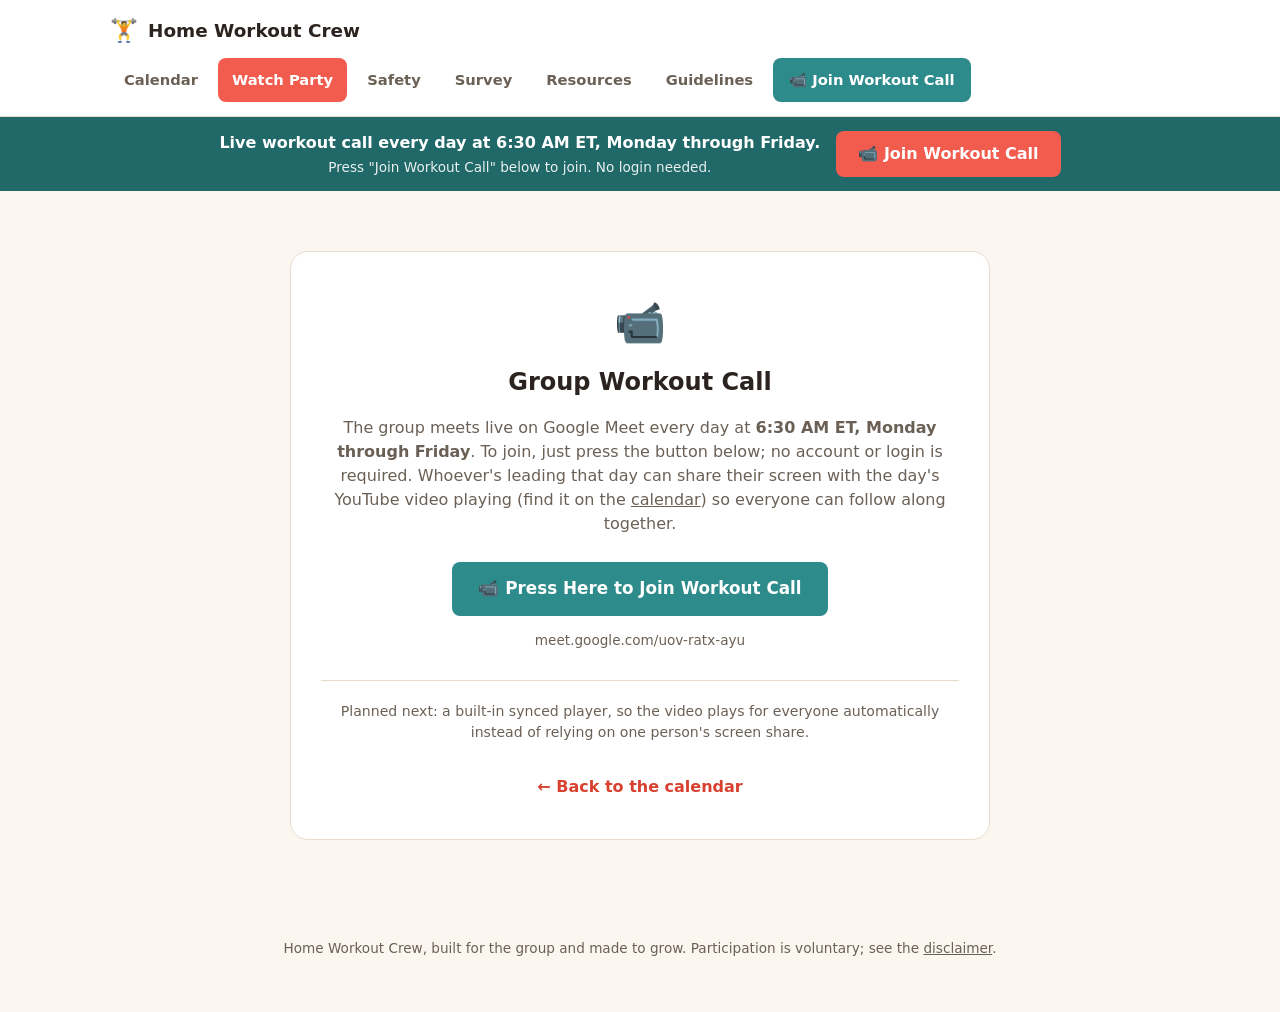
<file: watch-party.html>
<!DOCTYPE html>
<html lang="en">
<head>
<meta charset="UTF-8" />
<meta name="viewport" content="width=device-width, initial-scale=1.0" />
<title>Watch Party | Home Workout Crew</title>
<meta name="description" content="Join the group's live Google Meet workout call, every day at 6:30 AM ET, Monday through Friday." />
<link rel="icon" href="data:image/svg+xml,<svg xmlns=%22http://www.w3.org/2000/svg%22 viewBox=%220 0 100 100%22><text y=%22.9em%22 font-size=%2290%22>🏋️</text></svg>" />
<link rel="stylesheet" href="../css/style.css" />
</head>
<body>

<a class="skip-link" href="#main-content">Skip to main content</a>

<header class="site-header">
  <div class="header-inner">
    <a class="brand" href="../index.html">
      <span class="brand-emoji" aria-hidden="true">🏋️</span>
      <span class="brand-name">Home Workout Crew</span>
    </a>
    <nav class="main-nav">
      <a href="../index.html" class="nav-link">Calendar</a>
      <a href="watch-party.html" class="nav-link is-active">Watch Party</a>
      <a href="safety.html" class="nav-link">Safety</a>
      <a href="survey.html" class="nav-link">Survey</a>
      <a href="resources.html" class="nav-link">Resources</a>
      <a href="guidelines.html" class="nav-link">Guidelines</a>
      <a href="https://meet.google.com/uov-ratx-ayu" class="join-call-btn" target="_blank" rel="noopener">📹 Join Workout Call</a>
    </nav>
  </div>
</header>

<div class="call-banner">
  <div class="call-banner-inner">
    <span class="call-banner-text">
      Live workout call every day at 6:30 AM ET, Monday through Friday.
      <span class="call-banner-sub">Press "Join Workout Call" below to join. No login needed.</span>
    </span>
    <a href="https://meet.google.com/uov-ratx-ayu" class="join-call-btn" target="_blank" rel="noopener">📹 Join Workout Call</a>
  </div>
</div>

<main id="main-content">
  <section class="placeholder-section">
    <div class="big-emoji" aria-hidden="true">📹</div>
    <h1>Group Workout Call</h1>
    <p>
      The group meets live on Google Meet every day at <strong>6:30 AM ET,
      Monday through Friday</strong>. To join, just press the button below;
      no account or login is required. Whoever's leading that day can share
      their screen with the day's YouTube video playing (find it on the
      <a href="../index.html">calendar</a>) so everyone can follow along
      together.
    </p>
    <a class="join-call-btn is-large" href="https://meet.google.com/uov-ratx-ayu" target="_blank" rel="noopener">📹 Press Here to Join Workout Call</a>
    <span class="call-url">meet.google.com/uov-ratx-ayu</span>

    <p class="future-note">
      Planned next: a built-in synced player, so the video plays for everyone
      automatically instead of relying on one person's screen share.
    </p>
    <a class="back-link" href="../index.html">&larr; Back to the calendar</a>
  </section>
</main>

<footer class="site-footer">
  <p>Home Workout Crew, built for the group and made to grow. Participation is voluntary; see the <a href="guidelines.html#disclaimer">disclaimer</a>.</p>
</footer>

</body>
</html>
</file>
<file: css/style.css>
/* ============================================================
   Home Workout Crew: base styles
   Warm, friendly palette. Extend by adding new CSS custom
   properties / component blocks rather than editing values
   in place, so future pages can reuse them.
   ============================================================ */

:root {
  --bg: #fbf6ef;
  --surface: #ffffff;
  --surface-muted: #f3ece1;
  --text: #2b2320;
  --text-muted: #6b6055;
  --border: #e7dccb;

  --coral: #f25c4e;
  --coral-dark: #d8402f;
  --teal: #2e8b8b;
  --teal-dark: #216868;
  --amber: #e8a33d;
  --purple: #8f6fd1;
  --green: #5fa777;
  --pink: #e07bab;
  --grey: #9a9187;

  --radius-lg: 18px;
  --radius-md: 12px;
  --radius-sm: 8px;
  --shadow: 0 2px 10px rgba(43, 35, 32, 0.08);
  --shadow-hover: 0 6px 20px rgba(43, 35, 32, 0.14);
}

@media (prefers-color-scheme: dark) {
  :root {
    --bg: #201a16;
    --surface: #2b241f;
    --surface-muted: #352c25;
    --text: #f3ece1;
    --text-muted: #b8ab9c;
    --border: #443a32;
    --shadow: 0 2px 10px rgba(0, 0, 0, 0.35);
    --shadow-hover: 0 6px 20px rgba(0, 0, 0, 0.5);
  }
}

* { box-sizing: border-box; }

html, body {
  margin: 0;
  padding: 0;
  background: var(--bg);
  color: var(--text);
  font-family: "Segoe UI", system-ui, -apple-system, "Helvetica Neue", Arial, sans-serif;
  line-height: 1.5;
}

a { color: inherit; }

img, svg { max-width: 100%; }

/* ---------- Accessibility helpers ---------- */

.skip-link {
  position: absolute;
  top: -100px;
  left: 10px;
  z-index: 200;
  background: var(--coral);
  color: #fff;
  font-weight: 700;
  padding: 10px 16px;
  border-radius: var(--radius-sm);
  text-decoration: none;
  transition: top 0.15s ease;
}

.skip-link:focus {
  top: 10px;
}

/* Visible keyboard focus ring on every interactive element. Mouse/touch
   clicks don't trigger :focus-visible, so this never shows on a tap. */
a:focus-visible,
button:focus-visible,
.day-card:focus-visible {
  outline: 3px solid var(--coral-dark);
  outline-offset: 2px;
  border-radius: var(--radius-sm);
}

/* ---------- Header / nav ---------- */

.site-header {
  background: var(--surface);
  border-bottom: 1px solid var(--border);
  position: sticky;
  top: 0;
  z-index: 10;
}

.header-inner {
  max-width: 1100px;
  margin: 0 auto;
  padding: 14px 20px;
  display: flex;
  align-items: center;
  justify-content: space-between;
  flex-wrap: wrap;
  gap: 10px;
}

.brand {
  display: flex;
  align-items: center;
  gap: 10px;
  text-decoration: none;
  font-weight: 700;
  font-size: 1.15rem;
  color: var(--text);
}

.brand-emoji { font-size: 1.4rem; }

.main-nav {
  display: flex;
  flex-wrap: wrap;
  align-items: center;
  gap: 6px;
  justify-content: center;
}

.nav-link {
  text-decoration: none;
  color: var(--text-muted);
  padding: 8px 14px;
  border-radius: var(--radius-sm);
  font-weight: 600;
  font-size: 0.92rem;
  min-height: 44px;
  display: inline-flex;
  align-items: center;
  transition: background 0.15s ease, color 0.15s ease;
}

.nav-link:hover { background: var(--surface-muted); color: var(--text); }
.nav-link.is-active { background: var(--coral); color: #fff; }

.join-call-btn {
  display: inline-flex;
  align-items: center;
  justify-content: center;
  gap: 7px;
  text-decoration: none;
  background: var(--teal);
  color: #fff;
  padding: 9px 16px;
  min-height: 44px;
  border-radius: var(--radius-sm);
  font-weight: 700;
  font-size: 0.92rem;
  white-space: nowrap;
  transition: background 0.15s ease, transform 0.15s ease;
}

.join-call-btn:hover { background: var(--teal-dark); transform: translateY(-1px); }

/* ---------- Call banner (prominent, every page) ---------- */

.call-banner {
  background: var(--teal-dark);
  color: #fff;
}

.call-banner-inner {
  max-width: 1100px;
  margin: 0 auto;
  padding: 14px 20px;
  display: flex;
  align-items: center;
  justify-content: center;
  gap: 16px;
  flex-wrap: wrap;
  text-align: center;
}

.call-banner-text {
  font-weight: 700;
  font-size: 1rem;
}

.call-banner-text .call-banner-sub {
  display: block;
  font-weight: 500;
  font-size: 0.85rem;
  opacity: 0.9;
  margin-top: 2px;
}

.call-banner .join-call-btn {
  background: var(--coral);
  font-size: 1rem;
  padding: 11px 22px;
}

.call-banner .join-call-btn:hover { background: var(--coral-dark); }

@media (prefers-reduced-motion: no-preference) {
  .call-banner .join-call-btn {
    animation: call-pulse 2.4s ease-in-out infinite;
  }
}

@keyframes call-pulse {
  0%, 100% { box-shadow: 0 0 0 0 rgba(242, 92, 78, 0.55); }
  50% { box-shadow: 0 0 0 8px rgba(242, 92, 78, 0); }
}

/* ---------- Hero ---------- */

.hero {
  max-width: 1100px;
  margin: 0 auto;
  padding: 36px 20px 10px;
}

.hero h1 {
  margin: 0 0 8px;
  font-size: clamp(1.6rem, 3vw, 2.2rem);
}

.hero-sub {
  color: var(--text-muted);
  margin: 0;
  font-size: 1rem;
}

/* ---------- Daily theme legend ---------- */

.theme-legend {
  max-width: 1100px;
  margin: 0 auto;
  padding: 10px 20px 0;
}

.legend-heading {
  margin: 0 0 10px;
  font-size: 0.95rem;
  font-weight: 700;
  color: var(--text-muted);
  text-transform: uppercase;
  letter-spacing: 0.03em;
}

.legend-grid {
  display: flex;
  flex-wrap: wrap;
  gap: 10px 20px;
  background: var(--surface);
  border: 1px solid var(--border);
  border-radius: var(--radius-md);
  padding: 14px 18px;
}

.legend-item {
  display: flex;
  align-items: center;
  gap: 8px;
  font-size: 0.88rem;
}

.legend-dot {
  width: 11px;
  height: 11px;
  border-radius: 50%;
  flex-shrink: 0;
  display: inline-block;
}

.legend-dot.is-rest-dot {
  background: var(--border);
  border: 1px solid var(--text-muted);
}

.legend-day {
  font-weight: 700;
  color: var(--text);
}

.legend-desc {
  color: var(--text-muted);
}

/* ---------- Calendar ---------- */

.calendar-section {
  max-width: 1100px;
  margin: 0 auto;
  padding: 20px 20px 10px;
}

.week-block {
  background: var(--surface);
  border: 1px solid var(--border);
  border-radius: var(--radius-lg);
  padding: 18px 18px 20px;
  margin-bottom: 22px;
  box-shadow: var(--shadow);
}

.week-block-header {
  display: flex;
  align-items: baseline;
  gap: 10px;
  flex-wrap: wrap;
  margin-bottom: 14px;
}

.week-number {
  background: var(--coral);
  color: #fff;
  font-weight: 700;
  font-size: 0.82rem;
  padding: 3px 10px;
  border-radius: 999px;
  white-space: nowrap;
}

.week-title {
  font-weight: 700;
  font-size: 1.05rem;
}

.week-range {
  color: var(--text-muted);
  font-size: 0.88rem;
  margin-left: auto;
}

.day-grid {
  display: grid;
  grid-template-columns: repeat(7, 1fr);
  gap: 10px;
}

@media (max-width: 900px) {
  .day-grid { grid-template-columns: repeat(4, 1fr); }
}
@media (max-width: 560px) {
  .day-grid { grid-template-columns: repeat(2, 1fr); }
}

.day-card {
  background: var(--surface-muted);
  border: 1px solid var(--border);
  border-radius: var(--radius-md);
  padding: 10px;
  min-height: 130px;
  display: flex;
  flex-direction: column;
  gap: 6px;
  cursor: pointer;
  text-align: left;
  font: inherit;
  color: inherit;
  transition: transform 0.12s ease, box-shadow 0.12s ease;
}

.day-card:hover, .day-card:focus-visible {
  transform: translateY(-2px);
  box-shadow: var(--shadow-hover);
}

.day-card.is-rest {
  cursor: default;
  opacity: 0.75;
  align-items: center;
  justify-content: center;
  text-align: center;
}

.day-card.is-rest:hover { transform: none; box-shadow: none; }

.day-card.is-today {
  border: 2px solid var(--coral);
}

.day-name {
  font-weight: 700;
  font-size: 0.8rem;
  text-transform: uppercase;
  letter-spacing: 0.03em;
  color: var(--text-muted);
}

.day-date {
  font-size: 0.75rem;
  color: var(--text-muted);
}

.category-pill {
  display: inline-block;
  align-self: flex-start;
  font-size: 0.7rem;
  font-weight: 700;
  padding: 2px 8px;
  border-radius: 999px;
  color: #fff;
}

.workout-title {
  font-size: 0.82rem;
  font-weight: 600;
  line-height: 1.3;
}

.play-hint {
  margin-top: auto;
  font-size: 0.72rem;
  color: var(--text-muted);
}

.rest-label {
  font-weight: 700;
  font-size: 0.85rem;
  color: var(--text-muted);
}

.day-card.is-off {
  cursor: default;
  background: var(--surface-muted);
  border: 1px dashed var(--amber);
  align-items: center;
  justify-content: center;
  text-align: center;
  gap: 4px;
}

.day-card.is-off:hover { transform: none; box-shadow: none; }

.off-label {
  font-weight: 700;
  font-size: 0.82rem;
  color: var(--text);
}

.off-note {
  font-size: 0.7rem;
  color: var(--text-muted);
  line-height: 1.3;
}

.day-card.is-unscheduled {
  cursor: default;
  background: transparent;
  border-style: dotted;
  opacity: 0.6;
}

.unscheduled-label {
  margin-top: auto;
  font-size: 0.78rem;
  font-style: italic;
  color: var(--text-muted);
}

/* category colors, keyed by activity type */
.cat-dance { background: var(--pink); }
.cat-cardio { background: var(--teal); }
.cat-strength { background: var(--coral-dark); }
.cat-pilates { background: var(--purple); }
.cat-yoga { background: var(--green); }
.cat-mobility { background: var(--amber); }

/* ---------- Guidelines ---------- */

.guidelines-section {
  max-width: 1100px;
  margin: 20px auto 60px;
  padding: 20px;
  background: var(--surface);
  border: 1px solid var(--border);
  border-radius: var(--radius-lg);
}

.guidelines-section h2 {
  margin-top: 0;
}

.guidelines-list {
  margin: 0;
  padding-left: 20px;
}

.guidelines-list li {
  margin-bottom: 8px;
  color: var(--text);
}

/* ---------- Footer ---------- */

.site-footer {
  text-align: center;
  padding: 24px 20px 40px;
  color: var(--text-muted);
  font-size: 0.85rem;
}

/* ---------- Modal ---------- */

.modal-overlay {
  position: fixed;
  inset: 0;
  background: rgba(20, 15, 12, 0.6);
  display: flex;
  align-items: center;
  justify-content: center;
  padding: 20px;
  z-index: 100;
}

.modal-overlay[hidden] { display: none; }

.modal-box {
  background: var(--surface);
  border-radius: var(--radius-lg);
  max-width: 720px;
  width: 100%;
  max-height: 90vh;
  overflow-y: auto;
  padding: 22px;
  position: relative;
  box-shadow: var(--shadow-hover);
}

.modal-close {
  position: absolute;
  top: 14px;
  right: 14px;
  background: var(--surface-muted);
  border: none;
  border-radius: 50%;
  width: 32px;
  height: 32px;
  cursor: pointer;
  font-size: 0.9rem;
  color: var(--text);
}

.modal-meta {
  color: var(--text-muted);
  font-size: 0.85rem;
  margin: 0 40px 4px 0;
}

.modal-title {
  margin: 0 40px 14px 0;
  font-size: 1.15rem;
}

.video-frame {
  position: relative;
  width: 100%;
  padding-top: 56.25%;
  background: #000;
  border-radius: var(--radius-md);
  overflow: hidden;
}

.video-frame iframe {
  position: absolute;
  inset: 0;
  width: 100%;
  height: 100%;
  border: 0;
}

.embed-fallback {
  padding: 28px 20px;
  background: var(--surface-muted);
  border: 1px dashed var(--amber);
  border-radius: var(--radius-md);
  text-align: center;
}

.embed-fallback p {
  margin: 0;
  font-size: 0.92rem;
  color: var(--text);
}

.modal-note {
  margin: 14px 0 6px;
  font-size: 0.9rem;
  color: var(--text-muted);
}

.yt-link {
  display: inline-block;
  margin-top: 4px;
  font-size: 0.85rem;
  font-weight: 600;
  color: var(--coral-dark);
  text-decoration: none;
}

.yt-link:hover { text-decoration: underline; }

.yt-link-prominent {
  display: inline-block;
  margin-top: 12px;
  padding: 10px 20px;
  background: var(--coral);
  color: #fff;
  border-radius: var(--radius-sm, 8px);
  font-weight: 700;
  text-decoration: none;
}

.yt-link-prominent:hover { text-decoration: none; filter: brightness(1.05); }

/* ---------- Placeholder / coming soon pages ---------- */

.placeholder-section {
  max-width: 700px;
  margin: 60px auto;
  padding: 40px 30px;
  background: var(--surface);
  border: 1px solid var(--border);
  border-radius: var(--radius-lg);
  text-align: center;
}

.placeholder-section .big-emoji {
  font-size: 2.6rem;
  margin-bottom: 10px;
}

.placeholder-section h1 {
  margin: 0 0 10px;
}

.placeholder-section p {
  color: var(--text-muted);
}

.back-link {
  display: inline-block;
  margin-top: 18px;
  font-weight: 600;
  color: var(--coral-dark);
  text-decoration: none;
}

.join-call-btn.is-large {
  font-size: 1.05rem;
  padding: 14px 26px;
  margin-top: 10px;
}

.call-url {
  display: block;
  margin-top: 14px;
  font-size: 0.85rem;
  color: var(--text-muted);
  word-break: break-all;
}

.future-note {
  margin-top: 30px;
  padding-top: 20px;
  border-top: 1px solid var(--border);
  font-size: 0.88rem;
}

/* ---------- Long-form content pages (Safety, Resources) ---------- */

.content-page {
  max-width: 800px;
  margin: 0 auto 60px;
  padding: 30px 20px;
}

.content-page > .page-intro {
  color: var(--text-muted);
  font-size: 1.02rem;
  margin: 0 0 8px;
}

.content-card {
  background: var(--surface);
  border: 1px solid var(--border);
  border-radius: var(--radius-lg);
  padding: 22px 24px;
  margin-top: 20px;
}

.content-card h2 {
  margin: 0 0 12px;
  font-size: 1.15rem;
}

.content-card h3 {
  margin: 18px 0 8px;
  font-size: 1rem;
}

.content-card ul {
  margin: 0;
  padding-left: 20px;
}

.content-card li {
  margin-bottom: 7px;
}

.content-card p {
  margin: 0 0 10px;
  color: var(--text);
}

.content-card .citation {
  font-size: 0.8rem;
  color: var(--text-muted);
  font-style: italic;
}

.table-scroll {
  overflow-x: auto;
  margin-top: 4px;
}

.data-table {
  width: 100%;
  border-collapse: collapse;
  font-size: 0.9rem;
}

.data-table th, .data-table td {
  text-align: left;
  padding: 9px 12px;
  border-bottom: 1px solid var(--border);
  vertical-align: top;
  height: 30px;
}

.data-table th {
  color: var(--text-muted);
  font-size: 0.78rem;
  text-transform: uppercase;
  letter-spacing: 0.03em;
  font-weight: 700;
}

.effort-table td:first-child, .effort-table th:first-child {
  font-weight: 600;
}

/* severity guidance cards, ordered mild to emergency */
.severity-list {
  display: flex;
  flex-direction: column;
  gap: 10px;
  margin-top: 4px;
}

.severity-item {
  border-radius: var(--radius-md);
  padding: 12px 14px;
  border-left: 5px solid var(--grey);
  background: var(--surface-muted);
}

.severity-item .severity-label {
  font-weight: 700;
  font-size: 0.85rem;
  display: block;
  margin-bottom: 3px;
}

.severity-item.is-ok { border-left-color: var(--green); }
.severity-item.is-ok .severity-label { color: var(--green); }

.severity-item.is-modify { border-left-color: var(--amber); }
.severity-item.is-modify .severity-label { color: var(--amber); }

.severity-item.is-stop { border-left-color: var(--coral-dark); }
.severity-item.is-stop .severity-label { color: var(--coral-dark); }

.severity-item.is-emergency {
  border-left-color: #b0242f;
  background: rgba(176, 36, 47, 0.08);
}
.severity-item.is-emergency .severity-label { color: #b0242f; }

/* ---------- Survey / resources cards ---------- */

.resource-links {
  display: grid;
  grid-template-columns: repeat(auto-fill, minmax(180px, 1fr));
  gap: 10px;
  margin-top: 4px;
}

.resource-link {
  display: block;
  text-decoration: none;
  background: var(--surface-muted);
  border: 1px solid var(--border);
  border-radius: var(--radius-md);
  padding: 12px 14px;
  color: var(--text);
  font-weight: 600;
  font-size: 0.9rem;
  transition: transform 0.12s ease, box-shadow 0.12s ease;
}

.resource-link:hover { transform: translateY(-2px); box-shadow: var(--shadow-hover); }

.resource-link .resource-sub {
  display: block;
  font-weight: 400;
  font-size: 0.78rem;
  color: var(--text-muted);
  margin-top: 2px;
}

/* ---------- Responsive: tablet ---------- */

@media (max-width: 768px) {
  .header-inner { padding: 12px 16px; }
  .main-nav { width: 100%; justify-content: center; }
  .hero { padding: 28px 16px 8px; }
  .theme-legend { padding: 8px 16px 0; }
  .calendar-section { padding: 16px 16px 6px; }
  .content-page { padding: 24px 16px; }
  .guidelines-section { margin: 16px auto 44px; padding: 16px; }
  .resource-links { grid-template-columns: repeat(auto-fill, minmax(150px, 1fr)); }
  .modal-box { padding: 18px; }
}

/* ---------- Responsive: mobile ---------- */

@media (max-width: 480px) {
  .brand-name { font-size: 1rem; }
  .nav-link { padding: 8px 10px; font-size: 0.86rem; }
  .join-call-btn { padding: 9px 14px; font-size: 0.86rem; width: 100%; }
  .header-inner .join-call-btn { width: auto; }
  .call-banner-inner { padding: 12px 16px; }
  .call-banner-inner .join-call-btn { width: 100%; }
  .call-banner-text { font-size: 0.92rem; }
  .hero h1 { font-size: 1.5rem; }
  .legend-grid { padding: 12px 14px; gap: 8px 16px; }
  .legend-item { font-size: 0.84rem; }
  .week-block { padding: 14px 12px 16px; }
  .week-range { margin-left: 0; width: 100%; }
  .day-card { min-height: 110px; padding: 8px; }
  .content-card { padding: 16px 16px; }
  .data-table { font-size: 0.82rem; }
  .data-table th, .data-table td { padding: 7px 8px; }
  .resource-links { grid-template-columns: 1fr 1fr; }
  .placeholder-section { padding: 30px 18px; margin: 30px auto; }
  .join-call-btn.is-large { width: 100%; justify-content: center; }
}

@media (max-width: 340px) {
  .resource-links { grid-template-columns: 1fr; }
}
</file>
